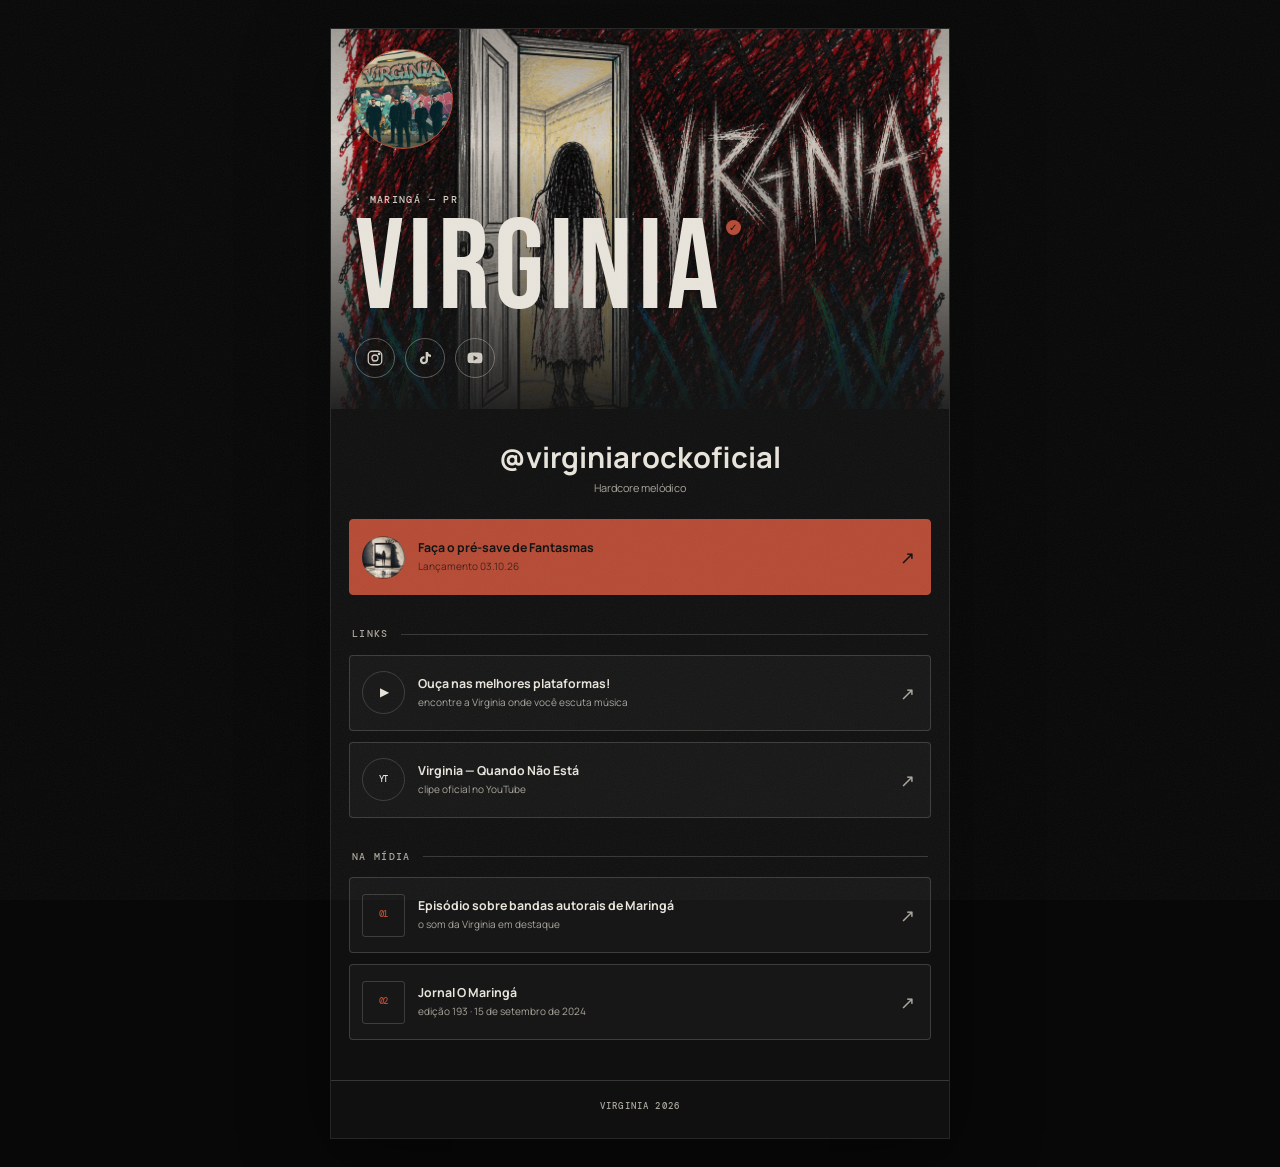
<file: index.html>
<!doctype html>
<html lang="pt-BR">

<head>
  <meta charset="UTF-8">
  <meta name="viewport" content="width=device-width, initial-scale=1">
  <meta name="theme-color" content="#101010">
  <meta name="description" content="Virginia - Maringá PR">
  <title>Virginia</title>
  <link rel="preconnect" href="https://fonts.googleapis.com">
  <link rel="preconnect" href="https://fonts.gstatic.com" crossorigin>
  <link
    href="https://fonts.googleapis.com/css2?family=Bebas+Neue&family=DM+Mono:wght@400;500&family=Manrope:wght@500;600;700&display=swap"
    rel="stylesheet">
  <link rel="stylesheet" href="styles.css">
</head>

<body>
  <main class="page-shell">
    <header class="hero" aria-labelledby="band-name">
      <div class="hero-image" role="img" aria-label="Arte de Fantasmas, Virginia"></div>
      <div class="hero-shade"></div>
      <div class="hero-topline">
        <div class="identity-mark" aria-hidden="true"></div>
      </div>
      <div class="hero-copy">
        <p class="eyebrow">· MARINGÁ — PR</p>
        <div class="identity-name-row">
          <h1 id="band-name">Virginia</h1> <span class="verified" aria-label="perfil verificado">✓</span>
        </div>
        <nav class="social-links" aria-label="Redes sociais">
          <a href="https://www.instagram.com/virginiarockoficial" target="_blank" rel="noopener noreferrer"
            aria-label="Instagram da Virginia">
            <svg viewBox="0 0 24 24" aria-hidden="true" focusable="false">
              <rect x="3" y="3" width="18" height="18" rx="5"></rect>
              <circle cx="12" cy="12" r="4"></circle>
              <circle cx="17.5" cy="6.5" r="1"></circle>
            </svg>
          </a>
          <a href="https://www.tiktok.com/@virginiarockoficial" target="_blank" rel="noopener noreferrer"
            aria-label="TikTok da Virginia">
            <svg viewBox="0 0 24 24" aria-hidden="true" focusable="false">
              <path
                d="M16 4c.4 2.2 1.7 3.5 4 3.7v3.1c-1.5 0-2.8-.4-4-1.1v5.2a5.4 5.4 0 1 1-4.7-5.3v3.2a2.3 2.3 0 1 0 1.6 2.1V4H16Z">
              </path>
            </svg>
          </a>
          <a href="https://www.youtube.com/@virginiarockoficial" target="_blank" rel="noopener noreferrer"
            aria-label="YouTube da Virginia">
            <svg viewBox="0 0 24 24" aria-hidden="true" focusable="false">
              <path
                d="M21.6 7.2a2.8 2.8 0 0 0-2-2C17.8 4.7 12 4.7 12 4.7s-5.8 0-7.6.5a2.8 2.8 0 0 0-2 2C2 9 2 12 2 12s0 3 .4 4.8a2.8 2.8 0 0 0 2 2c1.8.5 7.6.5 7.6.5s5.8 0 7.6-.5a2.8 2.8 0 0 0 2-2C22 15 22 12 22 12s0-3-.4-4.8ZM10 15.5v-7l6 3.5-6 3.5Z">
              </path>
            </svg>
          </a>
        </nav>
      </div>
    </header>
    <section class="content" aria-label="Links oficiais da Virginia">
      <div class="identity-row">

        <div class="identity-copy">
          <p class="identity-name">@virginiarockoficial
          </p>
          <p class="identity-description">Hardcore melódico</p>
        </div>
      </div>
      <a class="link-card link-card--featured" href="https://sndo.ffm.to/do0aq3z" target="_blank"
        rel="noopener noreferrer"><span class=" card-icon card-icon--presave" aria-hidden="true"></span><span
          class="card-copy"><strong>Faça o
            pré-save de Fantasmas</strong><small>Lançamento 03.10.26</small></span><span class="card-arrow"
          aria-hidden="true">↗</span></a>
      <div class="section-heading"><span>LINKS</span><i aria-hidden="true"></i></div>
      <div class="link-stack">
        <a class="link-card link-card" href="https://spotify.link/EQwmgfUCHXb" target="_blank"
          rel="noopener noreferrer"><span class="card-icon card-icon--play" aria-hidden="true">▶</span><span
            class="card-copy"><strong>Ouça nas melhores plataformas!</strong><small>encontre a Virginia onde você escuta
              música</small></span><span class="card-arrow" aria-hidden="true">↗</span></a>
        <a class="link-card" href="https://youtu.be/ay-HhNxngXA?si=Z4W3P9XWU7QNhNS0" target="_blank"
          rel="noopener noreferrer"><span class="card-icon" aria-hidden="true">YT</span><span
            class="card-copy"><strong>Virginia — Quando Não Está</strong><small>clipe oficial no
              YouTube</small></span><span class="card-arrow" aria-hidden="true">↗</span></a>
      </div>
      <div class="section-heading"><span>NA MÍDIA</span><i aria-hidden="true"></i></div>
      <div class="link-stack">
        <a class="link-card" href="https://www.youtube.com/watch?v=VZBcAfqM5nk" target="_blank"
          rel="noopener noreferrer"><span class="card-icon card-icon--press" aria-hidden="true">01</span><span
            class="card-copy"><strong>Episódio sobre bandas autorais de Maringá</strong><small>o som da Virginia em
              destaque</small></span><span class="card-arrow" aria-hidden="true">↗</span></a>
        <a class="link-card" href="https://omaringa.com.br/wp-content/uploads/2024/09/EDICAO-193-15-09-2024.pdf"
          target="_blank" rel="noopener noreferrer"><span class="card-icon card-icon--press"
            aria-hidden="true">02</span><span class="card-copy"><strong>Jornal O Maringá</strong><small>edição 193 · 15
              de setembro de 2024</small></span><span class="card-arrow" aria-hidden="true">↗</span></a>
      </div>
      <!-- <figure class="band-photo"><img src="../../assets/banda.jpg"
          alt="Integrantes da banda Virginia em silhueta, caminhando em direção à luz">
        <figcaption><span>VIRGINIA</span><span>som autoral de Maringá</span></figcaption>
      </figure> -->
    </section>
    <footer><span>Virginia 2026</span></footer>
  </main>
  <script src="script.js"></script>
</body>

</html>
</file>
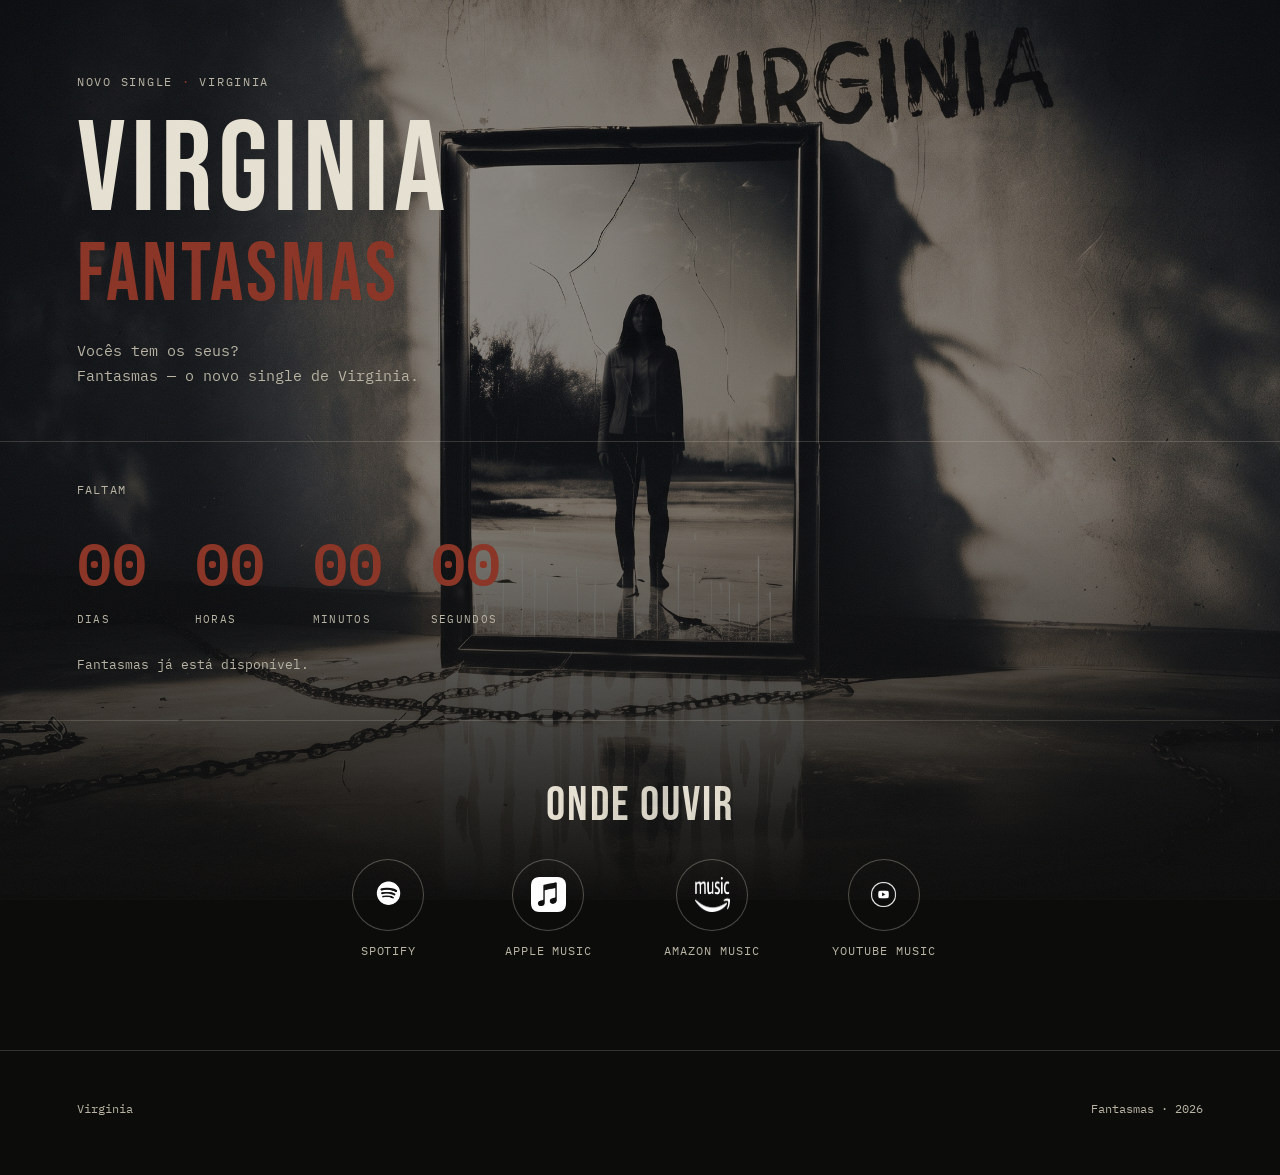
<file: pages/fantasmas/index.html>
<!DOCTYPE html>
<html lang="pt-BR">

<head>
  <meta charset="UTF-8">
  <meta name="viewport" content="width=device-width, initial-scale=1.0">
  <title>Virginia — Fantasmas</title>
  <meta name="description" content="Fantasmas, o novo single de Virginia. Em breve em todas as plataformas.">
  <link rel="preconnect" href="https://fonts.googleapis.com">
  <link rel="preconnect" href="https://fonts.gstatic.com" crossorigin>
  <link href="https://fonts.googleapis.com/css2?family=Bebas+Neue&family=IBM+Plex+Mono:wght@400;500;600&display=swap"
    rel="stylesheet">
  <link rel="stylesheet" href="styles.css">
</head>

<body>

  <section class="hero">
    <img class="hero-img" src="../../assets/fantasmas.jpg"
      alt="Capa do single Fantasmas: silhueta refletida em um espelho rachado">

    <div class="hero-content">
      <p class="kicker">NOVO SINGLE <span class="dot">·</span> VIRGINIA</p>
      <h1 class="title-band">VIRGINIA</h1>
      <h1 class="title-song">FANTASMAS</h1>
      <p class="hero-sub">Vocês tem os seus? <br> Fantasmas — o novo single de Virginia.</p>
    </div>

    <div class="countdown-wrap">
      <p class="countdown-label">FALTAM</p>
      <div class="countdown" id="countdown" aria-live="polite">
        <div class="count-unit">
          <div class="count-num" id="cd-days">00</div>
          <div class="count-name">DIAS</div>
        </div>
        <div class="count-unit">
          <div class="count-num" id="cd-hours">00</div>
          <div class="count-name">HORAS</div>
        </div>
        <div class="count-unit">
          <div class="count-num" id="cd-minutes">00</div>
          <div class="count-name">MINUTOS</div>
        </div>
        <div class="count-unit">
          <div class="count-num" id="cd-seconds">00</div>
          <div class="count-name">SEGUNDOS</div>
        </div>
      </div>
      <p class="release-date" id="release-date-text">Lançamento em <strong>03 de outubro de 2026</strong>, às 06h00
        (horário de Brasília)</p>
    </div>

  </section>

  <section class="platforms" id="ouvir">
    <h2>Onde ouvir</h2>
    <ul class="platform-list">
      <li><a href="https://open.spotify.com/intl-pt/artist/41FBh2mVTJi4jgrUpdmpUS" target="_blank" rel="noopener"
          aria-label="Ouvir no Spotify"><span class="platform-icon" aria-hidden="true"><svg viewBox="0 0 24 24">
              <path
                d="M12 2a10 10 0 1 0 0 20 10 10 0 0 0 0-20Zm4.58 14.4a.75.75 0 0 1-1.03.25c-2.82-1.72-6.37-2.11-10.55-1.15a.75.75 0 1 1-.34-1.46c4.58-1.05 8.5-.6 11.67 1.34.35.22.46.68.25 1.02Zm1.38-3.06a.94.94 0 0 1-1.3.31c-3.23-1.98-8.15-2.55-11.97-1.39a.94.94 0 1 1-.55-1.8c4.36-1.32 9.8-.68 13.5 1.59.44.27.58.85.32 1.29Zm.12-3.19C14.2 7.9 7.52 7.7 3.66 8.87a1.13 1.13 0 1 1-.66-2.16c4.43-1.34 11.8-1.08 16.03 1.43a1.13 1.13 0 0 1-.95 2.01Z" />
            </svg></span><span class="platform-name">Spotify</span></a></li>
      <li><a href="https://music.apple.com/us/album/virginia-ep/1750795023" target="_blank" rel="noopener"
          aria-label="Ouvir no Apple Music"><span class="platform-icon" aria-hidden="true"><svg viewBox="0 0 24 24">
              <path
                d="M16.7 12.6c0-2 1.7-3 1.8-3.1-1-.1-2.2 1.1-2.6 1.1-.5 0-1.2-1.1-2.5-1.1-1.3 0-2.5.8-3.2 2-.1.2-.9 1.6-.9 3.1 0 1.5.7 3 1 3.5.4.6 1 1.4 1.7 1.4.7 0 1-.4 1.9-.4.9 0 1.2.4 1.9.4.8 0 1.3-.7 1.7-1.3.5-.7.7-1.4.8-1.4-.1 0-1.6-.6-1.6-2.4Zm-1.8-4.3c.4-.5.7-1.2.6-1.9-.6 0-1.4.4-1.8.9-.4.4-.7 1.1-.6 1.8.7.1 1.4-.3 1.8-.8Z" />
            </svg></span><span class="platform-name">Apple Music</span></a></li>
      <li><a href="https://music.amazon.com.br/artists/B0D7DVBDPS/virginia" target="_blank" rel="noopener"
          aria-label="Ouvir no Amazon Music"><span class="platform-icon" aria-hidden="true"><svg viewBox="0 0 24 24">
              <path
                d="M6.1 14.1c1.5 1.3 3.6 2 5.8 2 2.6 0 5-.9 6.8-2.5.3-.3.7-.3 1 0 .3.3.2.8-.1 1.1-2 1.9-4.9 3-7.8 3-2.6 0-5.1-.8-7-2.3-.4-.3-.4-.8-.1-1.1.3-.4.9-.5 1.4-.2Zm.2-3.5c1.5-.5 3.1-.7 4.7-.7 1.9 0 3.8.3 5.5 1 .4.2.6.6.4 1-.2.4-.6.6-1 .4-1.5-.6-3.2-.9-4.9-.9-1.4 0-2.8.2-4.2.6-.4.1-.8-.1-1-.5-.1-.4.1-.8.5-.9Zm-.1-3.6c1.8-.5 3.6-.8 5.5-.8 2.2 0 4.5.4 6.5 1.2.5.2.7.8.5 1.2-.2.5-.8.7-1.2.5-1.8-.7-3.8-1.1-5.8-1.1-1.7 0-3.4.2-5 .7-.5.1-1-.1-1.1-.6-.2-.5.1-1 .6-1.1Z" />
            </svg></span><span class="platform-name">Amazon Music</span></a></li>
      <li><a href="https://music.youtube.com/browse/MPREb_gVs4mQijzXt" target="_blank" rel="noopener"
          aria-label="Ouvir no YouTube Music"><span class="platform-icon" aria-hidden="true"><svg viewBox="0 0 24 24">
              <path
                d="M21.6 7.2a2.8 2.8 0 0 0-2-2C17.8 4.7 12 4.7 12 4.7s-5.8 0-7.6.5a2.8 2.8 0 0 0-2 2C2 9 2 12 2 12s0 3 .4 4.8a2.8 2.8 0 0 0 2 2c1.8.5 7.6.5 7.6.5s5.8 0 7.6-.5a2.8 2.8 0 0 0 2-2C22 15 22 12 22 12s0-3-.4-4.8ZM10 15.5v-7l6 3.5-6 3.5Z" />
            </svg></span><span class="platform-name">YouTube Music</span></a></li>
    </ul>
  </section>

  <footer>
    <span>Virginia</span>
    <span>Fantasmas · 2026</span>
  </footer>

  <script src="script.js"></script>

</body>

</html>
</file>
<file: styles.css>
:root {
    --ink: #101010;
    --paper: #e9e5dc;
    --muted: #aaa69c;
    --line: rgba(233, 229, 220, .18);
    --rust: #b64b35;
    --max: 620px;
}

* {
    box-sizing: border-box;
}

html {
    scroll-behavior: smooth;
}

body {
    margin: 0;
    background: var(--ink);
    color: var(--paper);
    font-family: Manrope, sans-serif;
}

body::after {
    content: "";
    position: fixed;
    inset: 0;
    pointer-events: none;
    z-index: 10;
    opacity: .055;
    background-image: url("data:image/svg+xml,%3Csvg xmlns='http://www.w3.org/2000/svg' width='140' height='140'%3E%3Cfilter id='n'%3E%3CfeTurbulence type='fractalNoise' baseFrequency='.85' numOctaves='2' stitchTiles='stitch'/%3E%3C/filter%3E%3Crect width='100%25' height='100%25' filter='url(%23n)'/%3E%3C/svg%3E");
}

a {
    color: inherit;
    text-decoration: none;
}

.page-shell {
    width: min(100%, var(--max));
    margin: 0 auto;
    min-height: 100svh;
    overflow: hidden;
    background: var(--ink);
}

.hero {
    position: relative;
    height: min(72svh, 380px);
    min-height: 380px;
    overflow: hidden;
}

.hero-image {
    position: absolute;
    inset: 0;
    background: url("assets/capa.png") center 42% / cover no-repeat;
}

.hero-shade {
    position: absolute;
    inset: 0;
    background: linear-gradient(180deg, rgba(16, 16, 16, .36), rgba(16, 16, 16, .14) 30%, rgba(16, 16, 16, .93) 100%);
}

.hero-topline,
.hero-copy {
    position: relative;
    z-index: 1;
}

.hero-topline {
    display: flex;
    justify-content: space-between;
    padding: 20px 22px;
    font: 500 .66rem/1 'DM Mono', monospace;
    letter-spacing: .16em;
}

.signal {
    color: var(--rust);
    font-size: .7rem;
}

.hero-copy {
    position: absolute;
    left: 24px;
    right: 24px;
    bottom: 31px;
}

.eyebrow,
.section-heading,
figcaption,
footer {
    font: 500 .65rem/1.4 'DM Mono', monospace;
    letter-spacing: .13em;
    text-transform: uppercase;
}

.eyebrow {
    color: #d1cdc3;
    margin: 0 0 13px;
}

h1 {
    margin: 0;
    font: 400 clamp(4.6rem, 20vw, 8rem)/.78 'Bebas Neue', sans-serif;
    letter-spacing: .035em;
    text-transform: uppercase;
}

.hero-note {
    max-width: 23ch;
    margin: 19px 0 0;
    color: #d1cdc3;
    font-size: .83rem;
}

.social-links {
    display: flex;
    gap: 10px;
    margin-top: 18px;
}

.social-links a {
    display: grid;
    width: 40px;
    height: 40px;
    place-items: center;
    border: 1px solid rgba(233, 229, 220, .35);
    border-radius: 50%;
    color: #d1cdc3;
    transition: transform .2s ease, border-color .2s ease, color .2s ease, background .2s ease;
}

.social-links a:hover,
.social-links a:focus-visible {
    transform: translateY(-2px);
    border-color: var(--rust);
    background: rgba(182, 75, 53, .18);
    color: var(--paper);
}

.social-links a:focus-visible {
    outline: 2px solid var(--paper);
    outline-offset: 3px;
}

.social-links svg {
    width: 18px;
    height: 18px;
    fill: none;
    stroke: currentColor;
    stroke-linecap: round;
    stroke-linejoin: round;
    stroke-width: 1.7;
}

.social-links a:nth-child(2) svg,
.social-links a:nth-child(3) svg {
    fill: currentColor;
    stroke: none;
}

.content {
    padding: 28px 18px 40px;
}

.identity-row {
    display: flex;
    align-items: center;
    gap: 13px;
    padding: 0 6px 24px;
    justify-content: center;
}

.identity-name-row {
    display: flex;
}

.identity-mark {
    display: grid;
    width: 100px;
    height: 100px;
    place-items: center;
    border: 1px solid var(--rust);
    border-radius: 50%;
    color: var(--rust);
    font: 400 1.65rem/1 'Bebas Neue', sans-serif;
    background: url("assets/profile.jpg") center / cover no-repeat;
}

.identity-copy {
    text-align: center;
    display: flex;
    flex-direction: column;
    justify-content: center;
}

.identity-name {
    margin: 0 0 3px;
    font-size: 1.82rem;
    font-weight: 700;
}

.verified {
    display: inline-grid;
    width: 15px;
    height: 15px;
    place-items: center;
    margin-left: 3px;
    border-radius: 50%;
    background: var(--rust);
    color: var(--ink);
    font-size: .6rem;
}

.identity-description {
    margin: 0;
    color: var(--muted);
    font-size: .68rem;
}

.link-stack {
    display: grid;
    gap: 11px;
}

.link-card {
    display: flex;
    align-items: center;
    min-height: 76px;
    gap: 13px;
    padding: 12px 15px 12px 12px;
    border: 1px solid var(--line);
    border-radius: 4px;
    background: #171717;
    transition: transform .2s ease, border-color .2s ease, background .2s ease;
}

.link-card:hover,
.link-card:focus-visible {
    transform: translateY(-2px);
    border-color: rgba(182, 75, 53, .75);
    background: #1d1c1b;
}

.link-card:focus-visible {
    outline: 2px solid var(--paper);
    outline-offset: 3px;
}

.link-card--featured {
    border-color: var(--rust);
    background: var(--rust);
    color: var(--ink);
}

.link-card--featured:hover,
.link-card--featured:focus-visible {
    border-color: #d76d55;
    background: #c05840;
}

.card-icon {
    display: grid;
    flex: 0 0 43px;
    width: 43px;
    height: 43px;
    place-items: center;
    border: 1px solid var(--line);
    border-radius: 50%;
    color: var(--paper);
    font: 500 .58rem/1 'DM Mono', monospace;
    letter-spacing: -.04em;
}

.card-icon--presave {
    background: url("assets/fantasmas.jpg") center / cover no-repeat;
    display: block;
}

.link-card--featured .card-icon {
    border-color: rgba(16, 16, 16, .38);
    color: var(--ink);
}

.card-icon--play {
    font-size: .72rem;
    padding-left: 2px;
}

.card-icon--press {
    border-radius: 3px;
    color: var(--rust);
}

.card-copy {
    display: grid;
    flex: 1;
    gap: 4px;
    min-width: 0;
}

.card-copy strong {
    font-size: .77rem;
    line-height: 1.3;
}

.card-copy small {
    color: var(--muted);
    font-size: .63rem;
    line-height: 1.35;
}

.link-card--featured .card-copy small {
    color: rgba(16, 16, 16, .72);
}

.card-arrow {
    color: var(--muted);
    font-size: 1.1rem;
}

.link-card--featured .card-arrow {
    color: var(--ink);
}

.section-heading {
    display: flex;
    align-items: center;
    gap: 12px;
    margin: 32px 3px 13px;
    color: var(--muted);
}

.section-heading i {
    height: 1px;
    flex: 1;
    background: var(--line);
}

.band-photo {
    margin: 35px 0 0;
}

.band-photo img {
    display: block;
    width: 100%;
    aspect-ratio: 1.65;
    object-fit: cover;
    object-position: center 42%;
    filter: grayscale(1) contrast(1.15);
}

figcaption {
    display: flex;
    justify-content: space-between;
    gap: 12px;
    padding-top: 10px;
    color: var(--muted);
    font-size: .57rem;
}

footer {
    display: flex;
    justify-content: center;
    gap: 10px;
    padding: 19px 24px 25px;
    border-top: 1px solid var(--line);
    color: var(--muted);
    font-size: .56rem;
}

@media (min-width:621px) {
    body {
        padding: 28px 0;
        background: #080808;
    }

    .page-shell {
        border: 1px solid #262626;
        box-shadow: 0 20px 80px rgba(0, 0, 0, .45);
    }
}

@media (prefers-reduced-motion:reduce) {
    html {
        scroll-behavior: auto;
    }

    .link-card {
        transition: none;
    }
}
</file>
<file: pages/fantasmas/styles.css>
:root {
  --black: #0c0c0b;
  --bone: #e7e2d3;
  --bone-dim: #b9b4a4;
  --grey: #4a4744;
  --rust: #8a3324;
  --rust-dim: #5c2418;
}

* {
  margin: 0;
  padding: 0;
  box-sizing: border-box;
}

html {
  scroll-behavior: smooth;
}

body {
  background: var(--black);
  color: var(--bone);
  font-family: 'IBM Plex Mono', monospace;
  line-height: 1.6;
  overflow-x: hidden;
  min-height: 100vh;
  display: flex;
  flex-direction: column;
}

body::after {
  content: "";
  position: fixed;
  inset: 0;
  pointer-events: none;
  z-index: 50;
  opacity: .05;
  background-image: url("data:image/svg+xml,%3Csvg xmlns='http://www.w3.org/2000/svg' width='120' height='120'%3E%3Cfilter id='n'%3E%3CfeTurbulence type='fractalNoise' baseFrequency='0.9' numOctaves='2' stitchTiles='stitch'/%3E%3C/filter%3E%3Crect width='100%25' height='100%25' filter='url(%23n)'/%3E%3C/svg%3E");
}

h1,
h2,
.display {
  font-family: 'Bebas Neue', sans-serif;
  font-weight: 400;
  letter-spacing: .04em;
  line-height: .9;
}

a {
  color: inherit;
  text-decoration: none;
}

.hero {
  position: relative;
  display: flex;
  flex-direction: column;
  justify-content: flex-end;
  background: #000;
}

.hero-img {
  position: relative;
  width: 100%;
  height: 100svh;
  flex: 0 0 100svh;
  display: block;
  object-fit: cover;
  object-position: center 30%;
  opacity: .55;
  -webkit-mask-image: linear-gradient(to bottom, #000 54%, transparent 100%);
  mask-image: linear-gradient(to bottom, #000 54%, transparent 100%);
}

.hero::before {
  content: "";
  position: absolute;
  inset: 0;
  background: linear-gradient(to bottom, rgba(12, 12, 11, .35) 0%, rgba(12, 12, 11, .2) 35%, rgba(12, 12, 11, .85) 78%, var(--black) 100%);
}

.hero-content {
  position: relative;
  z-index: 2;
  margin-top: -100svh;
  padding: 8vh 6vw 6vh;
  max-width: 1100px;
}

.kicker {
  font-size: .78rem;
  color: var(--bone-dim);
  letter-spacing: .14em;
  margin-bottom: 1.4rem;
}

.kicker .dot {
  color: var(--rust);
}

.title-band {
  font-size: clamp(3.2rem, 12vw, 8rem);
  color: var(--bone);
}

.title-song {
  font-size: clamp(2.2rem, 8vw, 5.2rem);
  color: var(--rust);
  margin-top: .1em;
}

.hero-sub {
  max-width: 46ch;
  margin-top: 1.6rem;
  color: var(--bone-dim);
  font-size: .95rem;
}

.countdown-wrap {
  position: relative;
  z-index: 2;
  border-top: 1px solid rgba(231, 226, 211, .18);
  padding: 2.4rem 6vw 2.8rem;
}

.countdown-label {
  font-size: .75rem;
  color: var(--bone-dim);
  letter-spacing: .1em;
  margin-bottom: 1rem;
}

.countdown {
  display: flex;
  gap: clamp(1.2rem, 4vw, 3rem);
  flex-wrap: wrap;
}

.count-unit {
  min-width: 64px;
}

.count-num {
  font-family: 'IBM Plex Mono', monospace;
  font-weight: 600;
  font-size: clamp(2.2rem, 6vw, 3.6rem);
  font-variant-numeric: tabular-nums;
  color: var(--bone);
}

.count-name {
  font-size: .68rem;
  letter-spacing: .12em;
  color: var(--bone-dim);
  margin-top: .2rem;
}

.release-date {
  margin-top: 1.6rem;
  font-size: .82rem;
  color: var(--bone-dim);
}

.release-date strong {
  color: var(--bone);
  font-weight: 500;
}

.countdown.done .count-num {
  color: var(--rust);
}

.band-section {
  position: relative;
  padding: 9vh 6vw;
}

.band-img-wrap {
  position: relative;
  width: 100%;
  aspect-ratio: 16/9;
  overflow: hidden;
  filter: grayscale(1) contrast(1.15);
}

.band-img-wrap img {
  width: 100%;
  height: 100%;
  object-fit: cover;
  object-position: center 25%;
}

.band-img-wrap::after {
  content: "";
  position: absolute;
  inset: 0;
  background: linear-gradient(180deg, rgba(12, 12, 11, 0) 60%, rgba(12, 12, 11, .9) 100%);
}

.band-caption {
  margin-top: 1rem;
  font-size: .78rem;
  color: var(--bone-dim);
  display: flex;
  justify-content: space-between;
  gap: 1rem;
  flex-wrap: wrap;
}

.platforms {
  padding: 7vh 6vw 10vh;
  border-top: 1px solid rgba(231, 226, 211, .18);
}

.platforms h2 {
  font-size: clamp(2rem, 5vw, 3rem);
  margin-bottom: 2rem;
  color: var(--bone);
  text-align: center;
}

.platform-list {
  list-style: none;
  display: flex;
  justify-content: center;
  align-items: flex-start;
  flex-wrap: wrap;
  gap: clamp(1.5rem, 6vw, 4.5rem);
}

.platform-list li {
  flex: 0 0 auto;
}

.platform-list a {
  display: flex;
  flex-direction: column;
  align-items: center;
  gap: .65rem;
  min-width: 5.5rem;
  color: var(--bone-dim);
  position: relative;
  z-index: 1;
  cursor: pointer;
  transition: color .18s ease, transform .18s ease;
}

.platform-list a:hover,
.platform-list a:focus-visible {
  color: var(--rust);
  transform: translateY(-.3rem);
}

.platform-icon {
  display: grid;
  width: 4.5rem;
  height: 4.5rem;
  place-items: center;
  border: 1px solid rgba(231, 226, 211, .3);
  border-radius: 50%;
  background-position: center;
  background-repeat: no-repeat;
  background-size: 2.2rem 2.2rem;
  transition: border-color .18s ease, background-color .18s ease;
}

.platform-icon svg {
  display: none;
}

.platform-list li:nth-child(1) .platform-icon {
  background-image: url("../assets/spotify.png");
}

.platform-list li:nth-child(2) .platform-icon {
  background-image: url("../assets/apple.png");
}

.platform-list li:nth-child(3) .platform-icon {
  background-image: url("../assets/amazon.png");
}

.platform-list li:nth-child(4) .platform-icon {
  background-image: url("../assets/youtube.png");
}

.platform-list a:hover .platform-icon,
.platform-list a:focus-visible .platform-icon {
  border-color: var(--rust);
  background-color: rgba(139, 53, 38, .12);
}

.platform-name {
  font-size: .75rem;
  letter-spacing: .08em;
  text-transform: uppercase;
  text-align: center;
}

.platform-arrow {
  display: none;
}

footer {
  margin-top: auto;
  padding: 3rem 6vw 3.5rem;
  color: var(--bone-dim);
  font-size: .75rem;
  display: flex;
  justify-content: space-between;
  flex-wrap: wrap;
  gap: .6rem;
  border-top: 1px solid rgba(231, 226, 211, .18);
}

@media (max-width: 640px) {
  .hero-content {
    padding: 6vh 5.5vw 4vh;
  }

  .countdown-wrap {
    padding: 2rem 5.5vw 2.4rem;
  }

  .band-section {
    padding: 7vh 5.5vw;
  }

  .platforms {
    padding: 6vh 5.5vw 8vh;
  }

  footer {
    flex-direction: column;
    padding: 2.4rem 5.5vw 2.8rem;
  }
}

@media (prefers-reduced-motion: reduce) {
  html {
    scroll-behavior: auto;
  }
}
</file>
